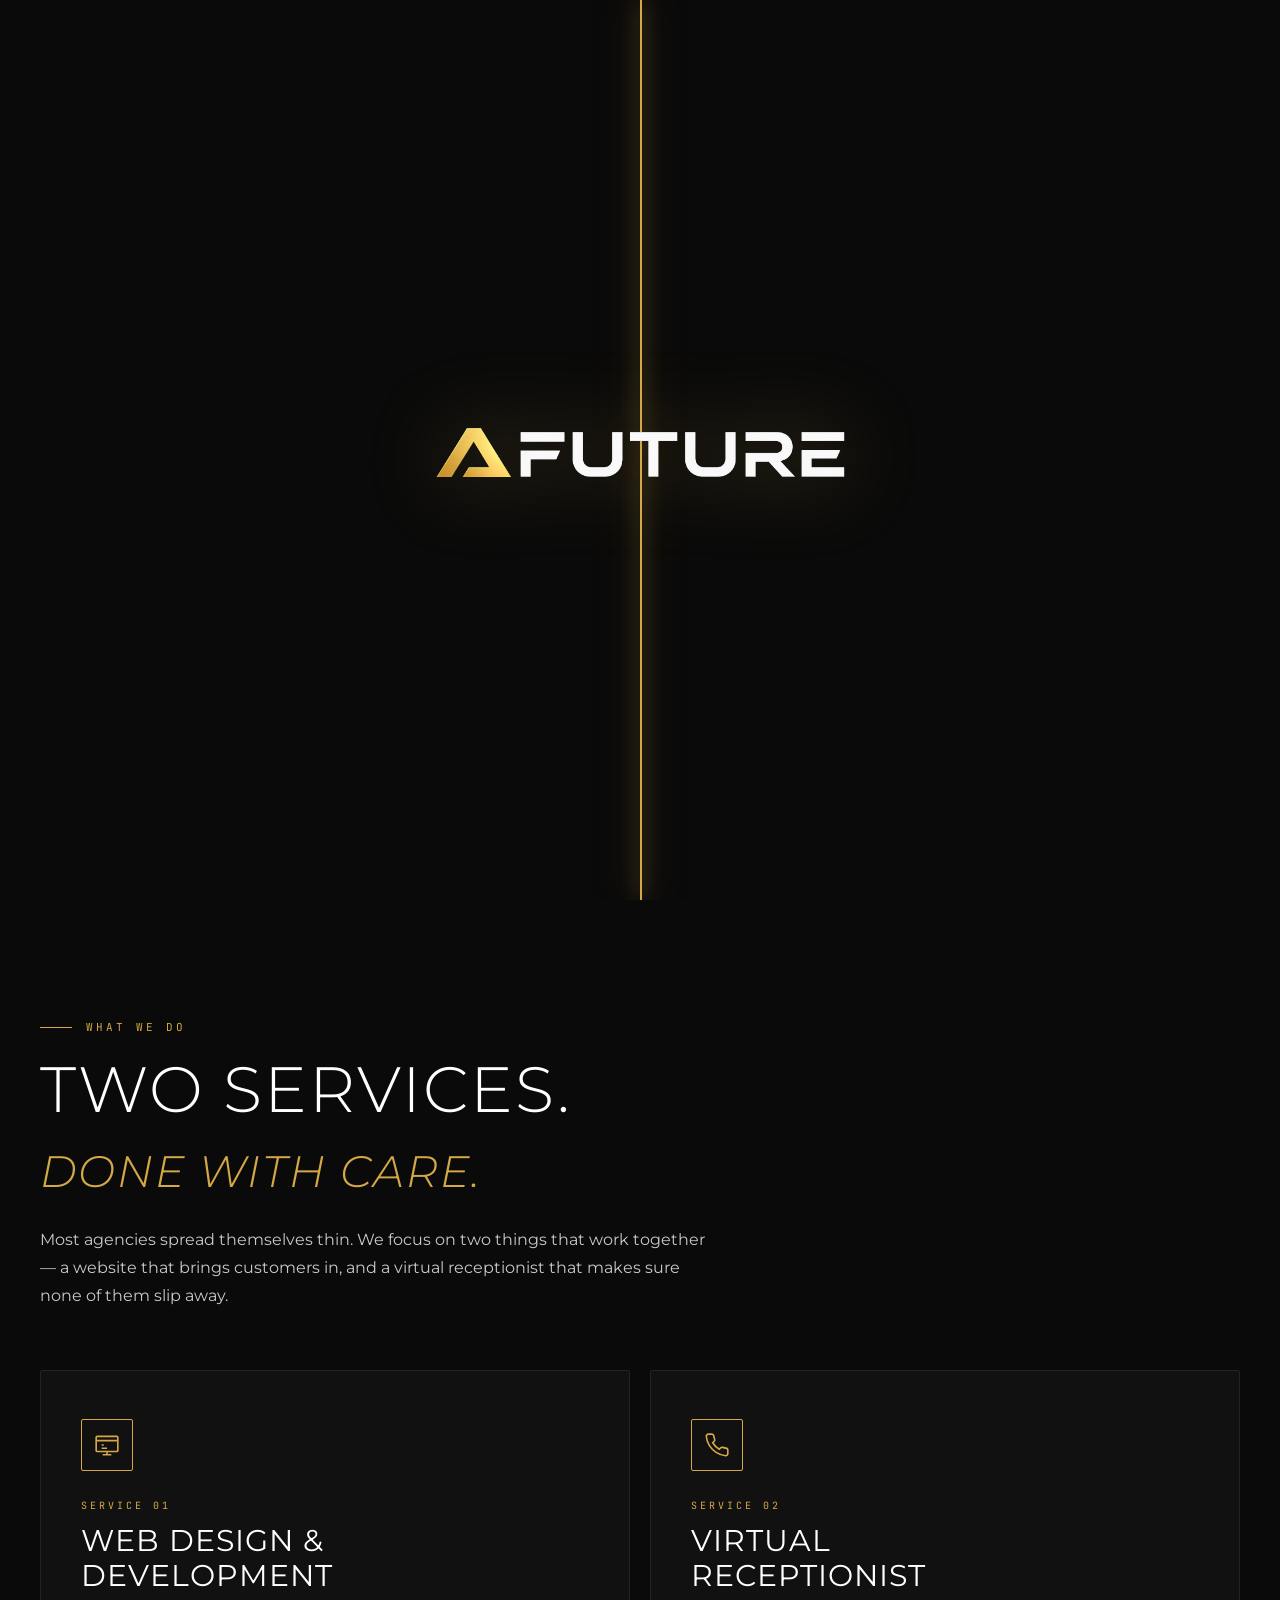
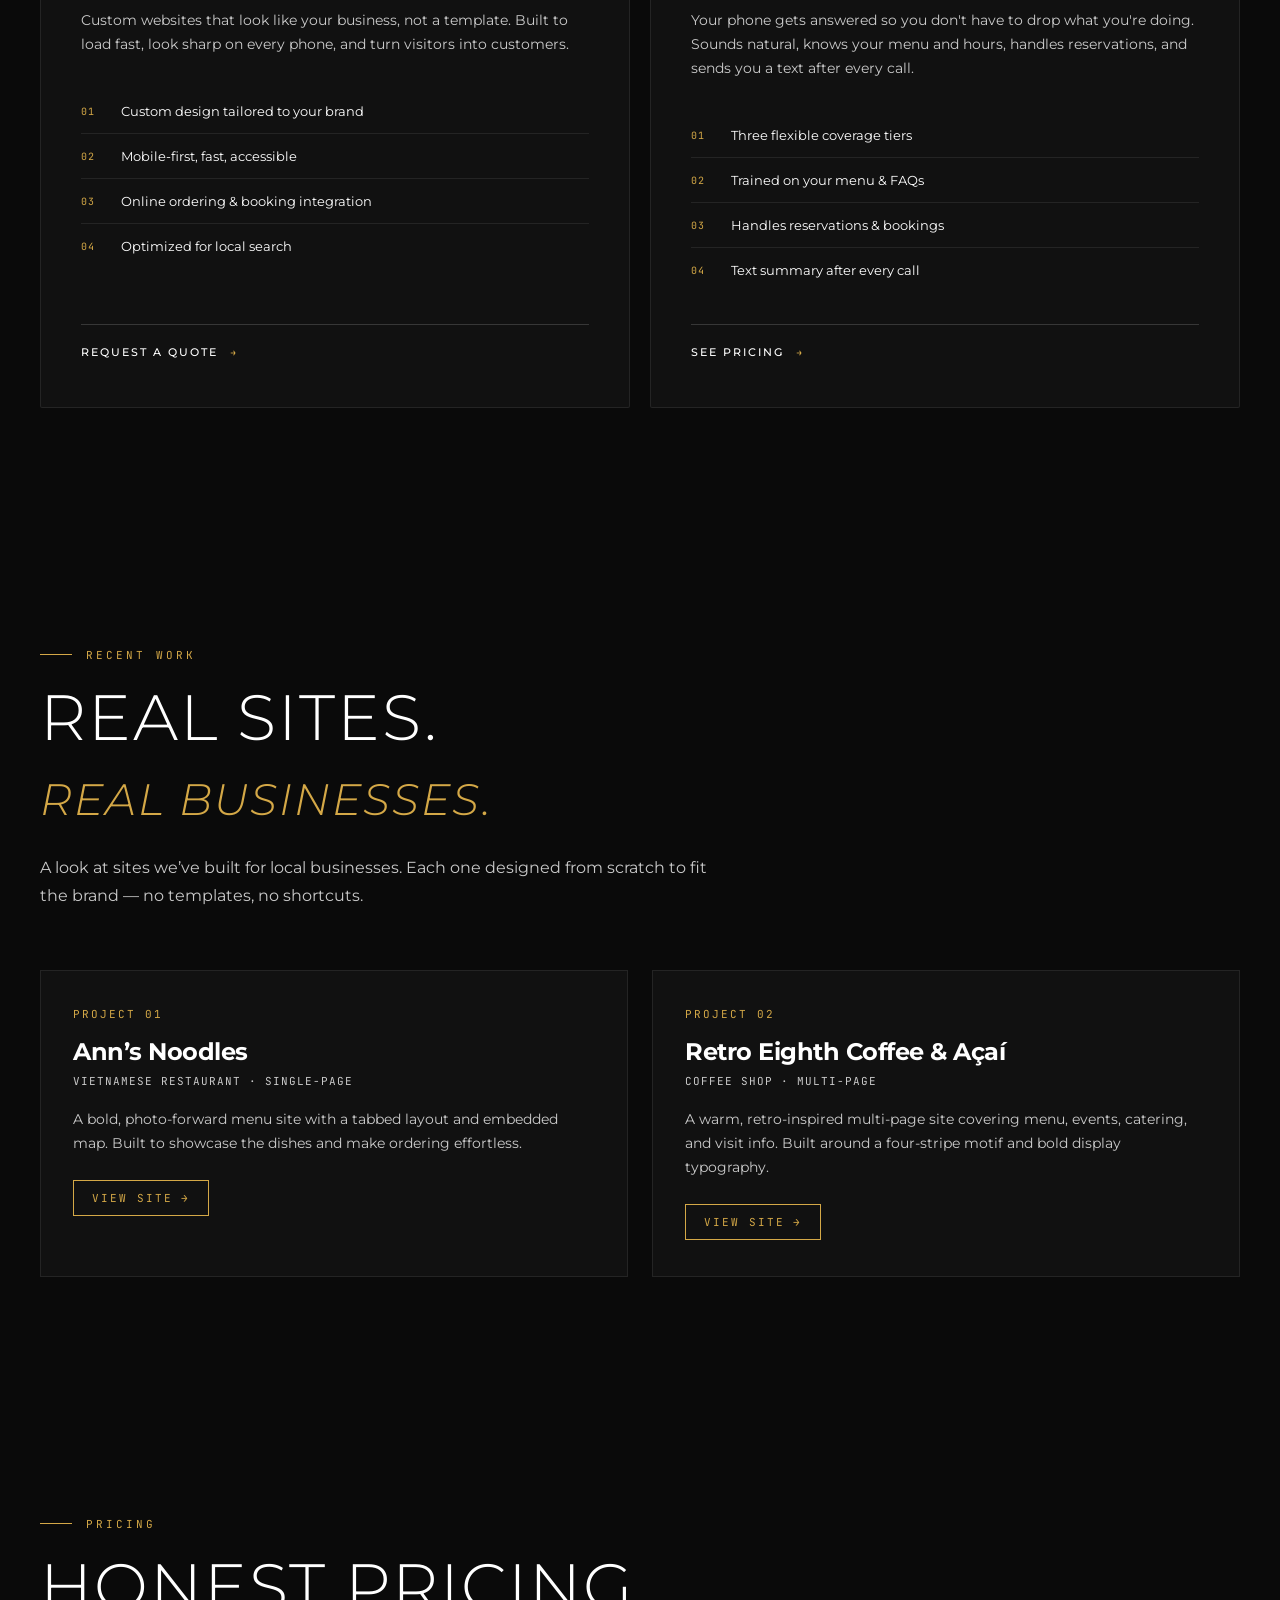
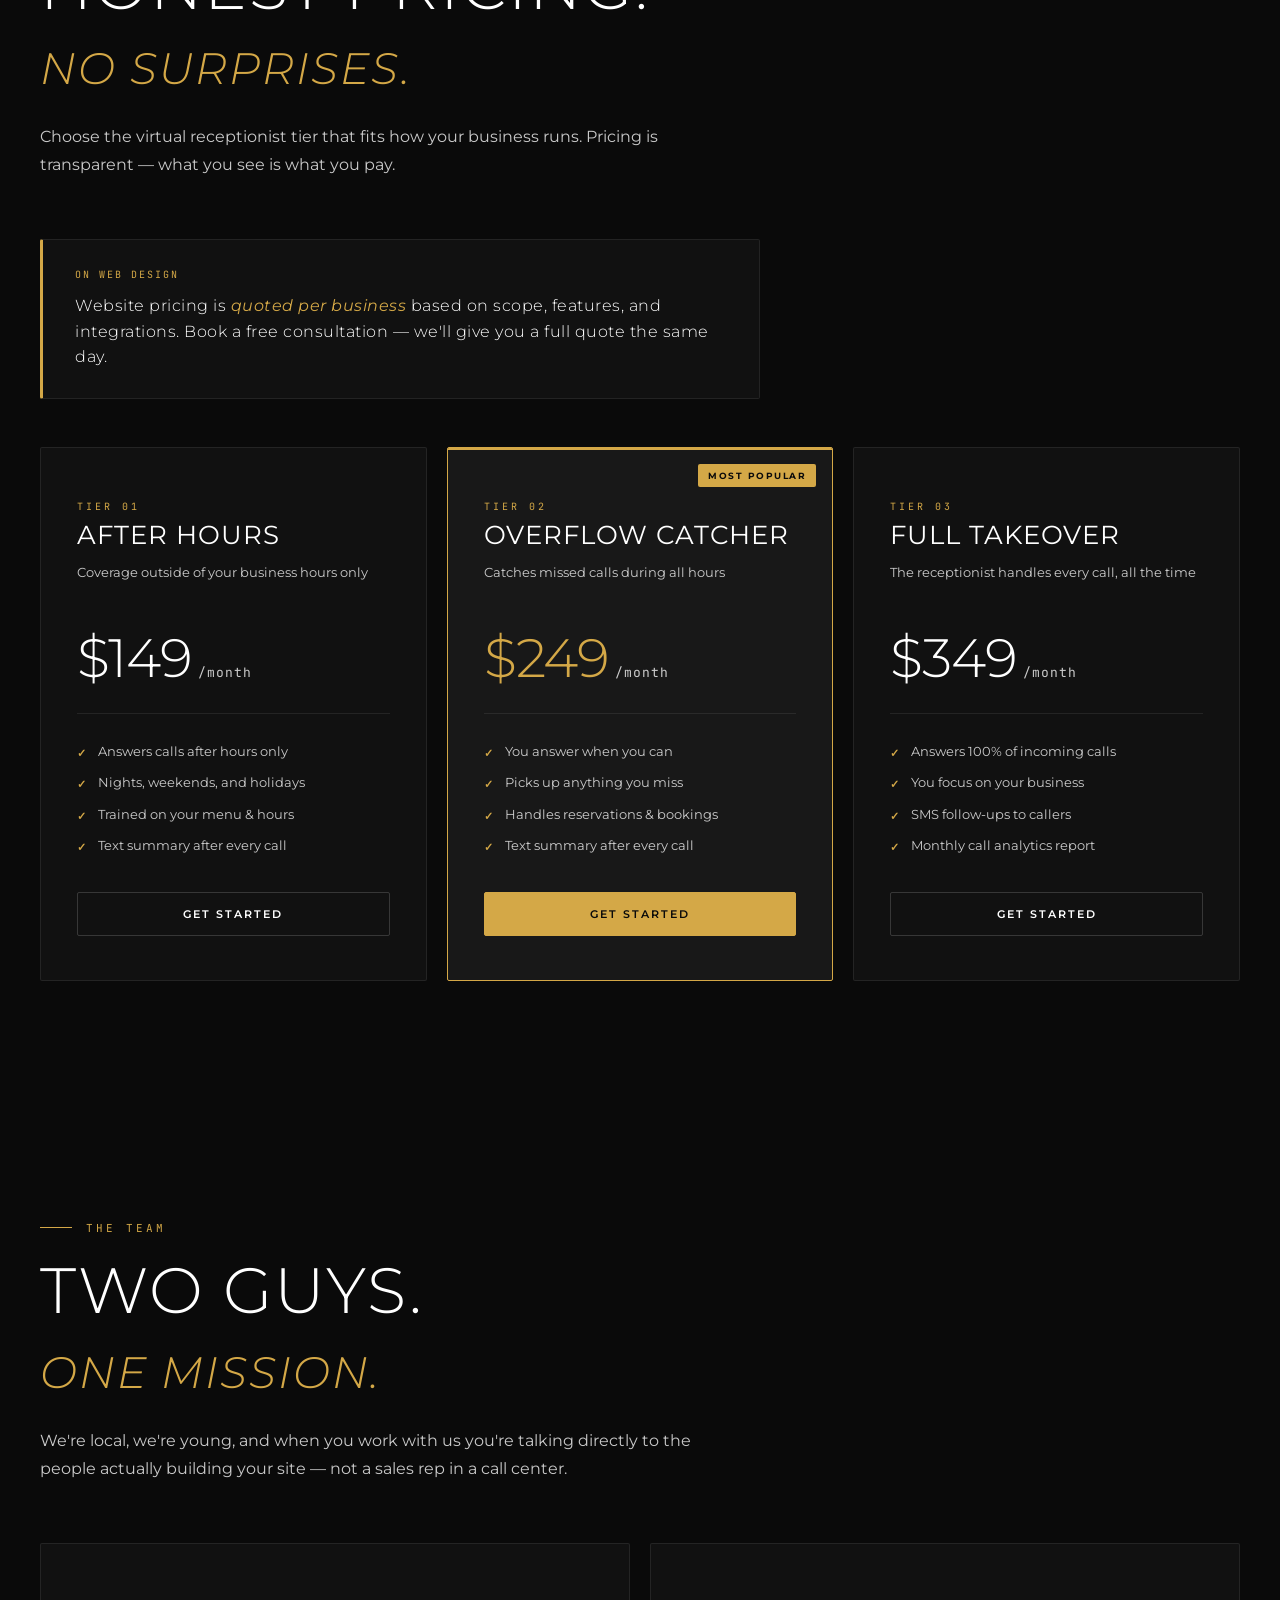
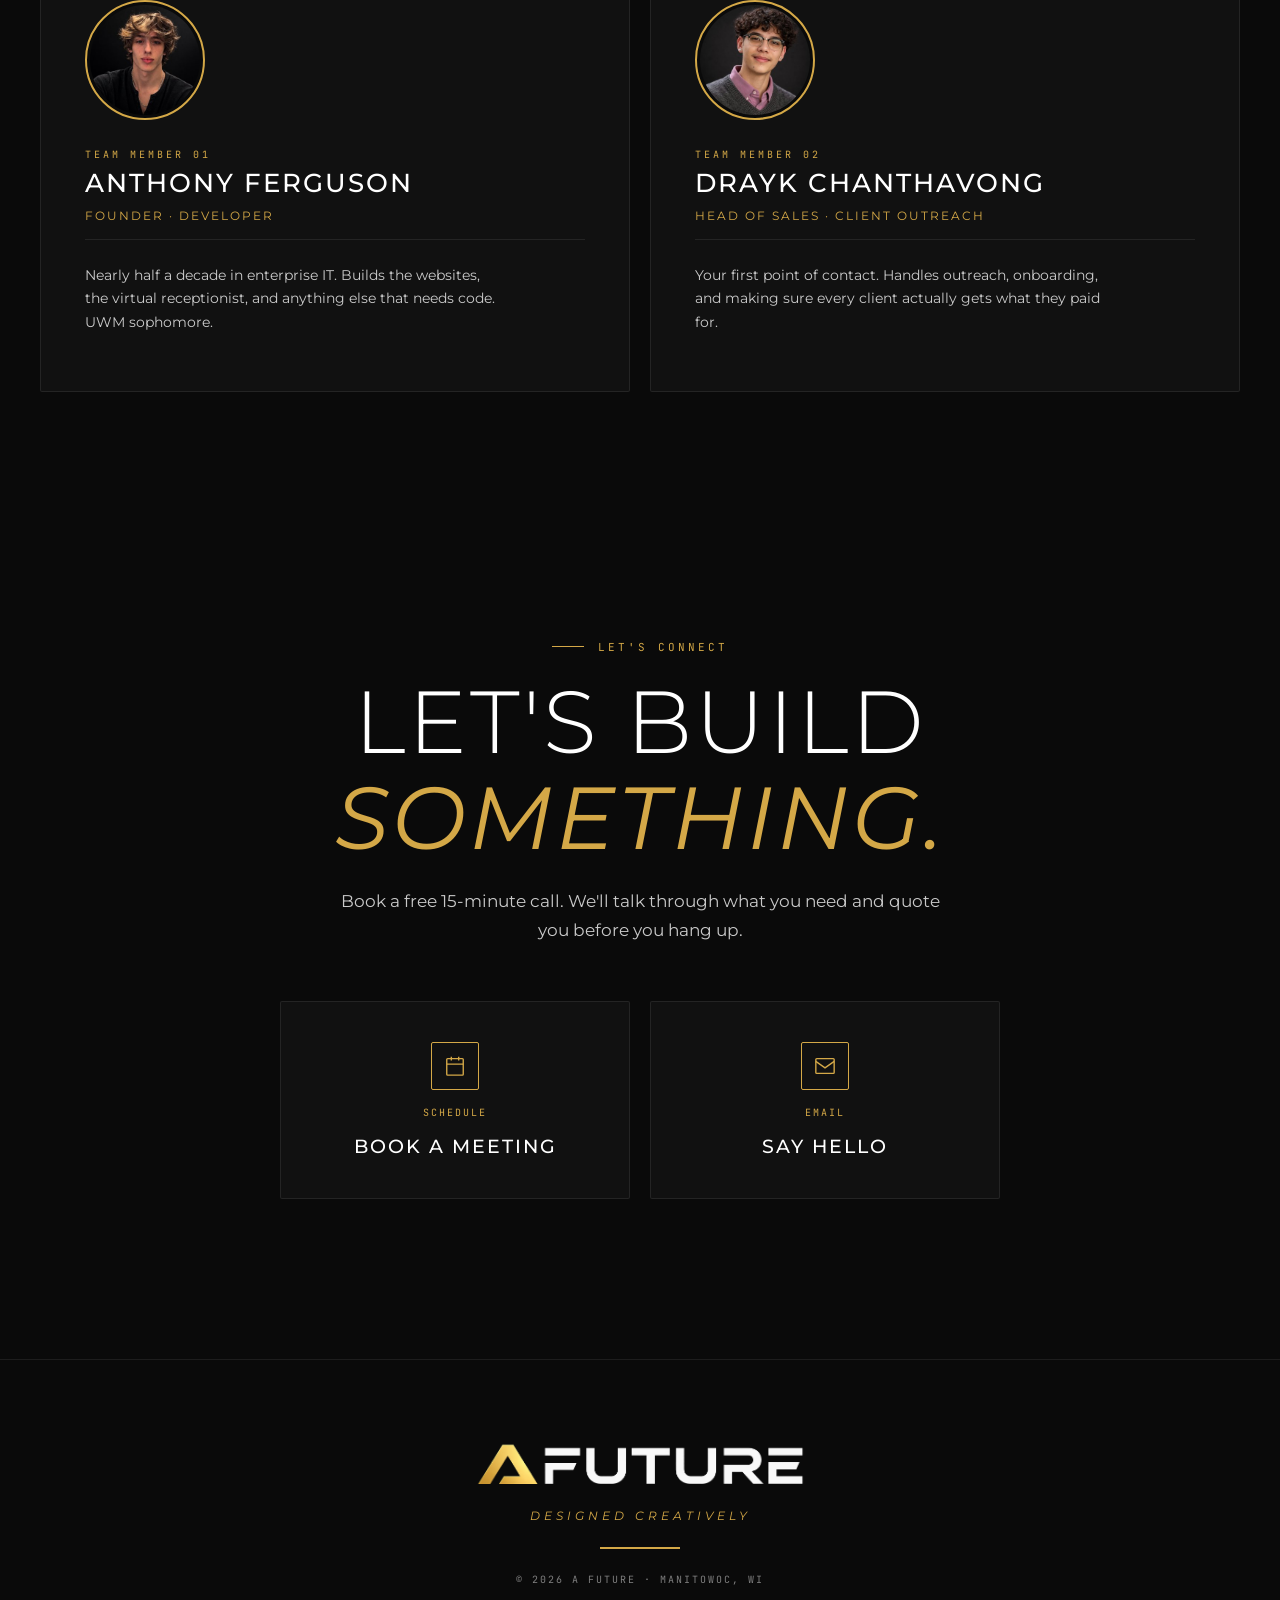
<file: index (1).html>
<!DOCTYPE html>
<html lang="en">
<head>
<meta charset="UTF-8">
<meta name="viewport" content="width=device-width, initial-scale=1.0, maximum-scale=5.0">
<title>A Future &mdash; Designed Creatively</title>
<meta name="description" content="Custom websites and 24/7 virtual receptionists for local businesses. Designed creatively.">
<meta property="og:title" content="A Future — Designed Creatively">
<meta property="og:description" content="Custom websites and 24/7 virtual receptionists for local businesses.">
<meta property="og:image" content="https://afuture.net/preview.png">
<meta property="og:url" content="https://afuture.net">
<meta property="og:type" content="website">
<meta name="theme-color" content="#0A0A0A">
<link rel="preconnect" href="https://fonts.googleapis.com">
<link rel="preconnect" href="https://fonts.gstatic.com" crossorigin>
<link href="https://fonts.googleapis.com/css2?family=Montserrat:wght@200;300;400;500;600;700;800&family=Inter:wght@300;400;500&family=JetBrains+Mono:wght@300;400;500&display=swap" rel="stylesheet">
<style>
:root {
  --black: #0A0A0A;
  --black-2: #111111;
  --black-3: #181818;
  --gold: #D4A847;
  --gold-bright: #E8BC5C;
  --gold-dim: rgba(212, 168, 71, 0.65);
  --gold-faint: rgba(212, 168, 71, 0.22);
  --gold-ghost: rgba(212, 168, 71, 0.06);
  --white: #FFFFFF;
  --text-dim: rgba(255, 255, 255, 0.78);
  --text-faint: rgba(255, 255, 255, 0.48);
  --border: rgba(255, 255, 255, 0.08);
  --border-2: rgba(255, 255, 255, 0.16);
}

* { margin: 0; padding: 0; box-sizing: border-box; }
html { scroll-behavior: smooth; background: var(--black); }
body {
  font-family: 'Montserrat', -apple-system, sans-serif;
  font-weight: 400;
  color: var(--white);
  background: var(--black);
  overflow-x: hidden;
  -webkit-font-smoothing: antialiased;
  min-height: 100vh;
  position: relative;
}
::selection { background: var(--gold); color: var(--black); }

/* BACKGROUND */
.bg {
  position: fixed;
  inset: 0;
  z-index: 0;
  pointer-events: none;
  overflow: hidden;
}
.bg-orb {
  position: absolute;
  border-radius: 50%;
  filter: blur(120px);
  opacity: 0;
  transition: opacity 2s ease;
  will-change: transform;
}
body.loaded .bg-orb { opacity: 0.5; }
.bg-orb-1 {
  width: 700px; height: 700px;
  background: radial-gradient(circle, rgba(212, 168, 71, 0.22), transparent 70%);
  top: -15%; right: -10%;
  animation: orb-drift-1 30s ease-in-out infinite alternate;
}
.bg-orb-2 {
  width: 550px; height: 550px;
  background: radial-gradient(circle, rgba(212, 168, 71, 0.15), transparent 70%);
  bottom: 5%; left: -10%;
  animation: orb-drift-2 34s ease-in-out infinite alternate;
}
.bg-orb-3 {
  width: 400px; height: 400px;
  background: radial-gradient(circle, rgba(212, 168, 71, 0.1), transparent 70%);
  top: 40%; left: 50%;
  animation: orb-drift-3 38s ease-in-out infinite alternate;
}
@keyframes orb-drift-1 { from { transform: translate(0,0); } to { transform: translate(-100px, 120px); } }
@keyframes orb-drift-2 { from { transform: translate(0,0); } to { transform: translate(120px, -80px); } }
@keyframes orb-drift-3 { from { transform: translate(0,0); } to { transform: translate(80px, 100px); } }

.bg-grid {
  position: absolute;
  inset: 0;
  background-image:
    linear-gradient(rgba(255,255,255,0.025) 1px, transparent 1px),
    linear-gradient(90deg, rgba(255,255,255,0.025) 1px, transparent 1px);
  background-size: 80px 80px;
  mask-image: radial-gradient(ellipse at center, black 20%, transparent 75%);
  -webkit-mask-image: radial-gradient(ellipse at center, black 20%, transparent 75%);
  opacity: 0;
  transition: opacity 2s ease 0.8s;
}
body.loaded .bg-grid { opacity: 1; }

.bg-grain {
  position: absolute;
  inset: 0;
  opacity: 0.04;
  mix-blend-mode: overlay;
  background-image: url("data:image/svg+xml,%3Csvg viewBox='0 0 200 200' xmlns='http://www.w3.org/2000/svg'%3E%3Cfilter id='n'%3E%3CfeTurbulence type='fractalNoise' baseFrequency='0.9' numOctaves='2' stitchTiles='stitch'/%3E%3C/filter%3E%3Crect width='100%25' height='100%25' filter='url(%23n)'/%3E%3C/svg%3E");
}

.content { position: relative; z-index: 10; }

/* ============================================= */
/* INTRO — logo reveal */
/* ============================================= */
.intro {
  position: fixed;
  inset: 0;
  z-index: 1000;
  background: var(--black);
  display: flex;
  align-items: center;
  justify-content: center;
  flex-direction: column;
  transition: opacity 1s ease, visibility 1s;
  overflow: hidden;
}
.intro.done { opacity: 0; visibility: hidden; pointer-events: none; }

/* gold sweep bars */
.intro-sweep-1, .intro-sweep-2 {
  position: absolute;
  left: 50%;
  width: 2px;
  background: var(--gold);
  box-shadow: 0 0 20px var(--gold), 0 0 40px var(--gold-dim);
}
.intro-sweep-1 {
  top: 0;
  height: 0;
  animation: sweep-down 0.5s cubic-bezier(0.65, 0, 0.35, 1) 0.1s forwards;
}
.intro-sweep-2 {
  bottom: 0;
  height: 0;
  animation: sweep-up 0.5s cubic-bezier(0.65, 0, 0.35, 1) 0.1s forwards;
}
@keyframes sweep-down { to { height: 50%; } }
@keyframes sweep-up { to { height: 50%; } }

.intro-logo {
  opacity: 0;
  transform: scale(0.7);
  animation: logo-in 0.9s cubic-bezier(0.34, 1.4, 0.5, 1) 0.7s forwards;
  width: 420px;
  max-width: 70vw;
  filter: drop-shadow(0 0 40px rgba(212, 168, 71, 0.35));
}
.intro-logo img {
  width: 100%;
  height: auto;
  display: block;
}
@keyframes logo-in { to { opacity: 1; transform: scale(1); } }

.intro-tagline-wrap {
  margin-top: 32px;
  position: relative;
  opacity: 0;
  animation: tagline-in 0.7s ease 1.6s forwards;
  display: flex;
  align-items: center;
  gap: 20px;
}
.intro-tagline-line {
  width: 0;
  height: 1px;
  background: var(--gold);
  animation: line-grow 0.6s cubic-bezier(0.65, 0, 0.35, 1) 1.7s forwards;
}
.intro-tagline {
  font-family: 'Montserrat', sans-serif;
  font-size: 13px;
  letter-spacing: 6px;
  text-transform: uppercase;
  color: var(--gold);
  font-weight: 400;
  white-space: nowrap;
}
@keyframes tagline-in { to { opacity: 1; } }
@keyframes line-grow { to { width: 60px; } }

/* ============================================= */
/* LOGO COMPONENT (used in nav, footer, hero) */
/* ============================================= */
.brand-logo {
  display: inline-flex;
  align-items: center;
  gap: 12px;
  text-decoration: none;
}
.brand-logo-a {
  height: 34px;
  width: auto;
  display: block;
}
.brand-logo-full {
  height: 36px;
  width: auto;
  display: block;
}
.brand-logo-text {
  font-family: 'Montserrat', sans-serif;
  font-weight: 300;
  font-size: 26px;
  letter-spacing: 4px;
  color: var(--white);
  text-transform: uppercase;
  line-height: 1;
}

/* ============================================= */
/* NAVBAR */
/* ============================================= */
.nav {
  position: fixed;
  top: 0;
  left: 0;
  right: 0;
  z-index: 100;
  padding: 18px 40px;
  display: flex;
  align-items: center;
  justify-content: space-between;
  background: rgba(10, 10, 10, 0.75);
  backdrop-filter: blur(20px);
  -webkit-backdrop-filter: blur(20px);
  border-bottom: 1px solid transparent;
  transform: translateY(-100%);
  transition: transform 0.8s cubic-bezier(0.2, 0.9, 0.3, 1.1), border-color 0.3s, background 0.3s;
}
.nav.show { transform: translateY(0); }
.nav.scrolled {
  border-color: var(--border);
  background: rgba(10, 10, 10, 0.95);
}
.nav .brand-logo-a { height: 28px; }
.nav .brand-logo-full { height: 28px; }
.nav .brand-logo-text { font-size: 22px; letter-spacing: 3px; }

.nav-links {
  display: flex;
  gap: 32px;
}
.nav-link {
  font-family: 'Montserrat', sans-serif;
  font-size: 11px;
  font-weight: 500;
  color: var(--text-dim);
  letter-spacing: 2px;
  text-transform: uppercase;
  text-decoration: none;
  transition: color 0.3s;
  position: relative;
}
.nav-link:hover { color: var(--gold); }
.nav-link::after {
  content: '';
  position: absolute;
  bottom: -5px;
  left: 0;
  width: 0;
  height: 1px;
  background: var(--gold);
  transition: width 0.3s;
}
.nav-link:hover::after { width: 100%; }
.nav-cta {
  background: var(--gold);
  color: var(--black);
  font-family: 'Montserrat', sans-serif;
  font-size: 11px;
  font-weight: 600;
  letter-spacing: 1.5px;
  text-transform: uppercase;
  text-decoration: none;
  padding: 12px 22px;
  border-radius: 2px;
  transition: all 0.3s;
  border: 1px solid var(--gold);
}
.nav-cta:hover { background: var(--gold-bright); border-color: var(--gold-bright); box-shadow: 0 0 25px rgba(212, 168, 71, 0.4); }

/* ============================================= */
/* HERO */
/* ============================================= */
.hero {
  position: relative;
  min-height: 100vh;
  display: flex;
  flex-direction: column;
  align-items: flex-start;
  justify-content: center;
  padding: 140px 40px 80px;
  max-width: 1400px;
  margin: 0 auto;
}
.hero-eyebrow {
  font-family: 'JetBrains Mono', monospace;
  font-size: 11px;
  color: var(--gold);
  letter-spacing: 3px;
  text-transform: uppercase;
  margin-bottom: 40px;
  display: flex;
  align-items: center;
  gap: 14px;
  opacity: 0;
  transform: translateY(20px);
  transition: all 0.9s ease 0.2s;
}
.hero.visible .hero-eyebrow { opacity: 1; transform: translateY(0); }
.hero-eyebrow::before {
  content: '';
  width: 32px;
  height: 1px;
  background: var(--gold);
}

.hero-logo-display {
  opacity: 0;
  transform: translateY(30px);
  transition: all 1s ease 0.4s;
  margin-bottom: 36px;
  max-width: 100%;
}
.hero.visible .hero-logo-display { opacity: 1; transform: translateY(0); }
.hero-logo-display img {
  width: 100%;
  max-width: 720px;
  height: auto;
  display: block;
}

.hero-tagline {
  font-family: 'Montserrat', sans-serif;
  font-style: italic;
  font-size: clamp(22px, 4vw, 40px);
  font-weight: 300;
  color: var(--gold);
  letter-spacing: 3px;
  text-transform: uppercase;
  margin-bottom: 36px;
  opacity: 0;
  transform: translateY(20px);
  transition: all 1s ease 0.7s;
  display: flex;
  align-items: center;
  gap: 20px;
}
.hero.visible .hero-tagline { opacity: 1; transform: translateY(0); }
.hero-tagline::before {
  content: '';
  flex-shrink: 0;
  width: 60px;
  height: 1px;
  background: var(--gold);
}

.hero-sub {
  font-size: 17px;
  color: var(--text-dim);
  max-width: 620px;
  line-height: 1.7;
  margin-bottom: 48px;
  opacity: 0;
  transform: translateY(20px);
  transition: all 1s ease 0.9s;
  font-weight: 400;
}
.hero.visible .hero-sub { opacity: 1; transform: translateY(0); }

.hero-actions {
  display: flex;
  gap: 16px;
  flex-wrap: wrap;
  margin-bottom: 64px;
  opacity: 0;
  transform: translateY(20px);
  transition: all 1s ease 1.1s;
}
.hero.visible .hero-actions { opacity: 1; transform: translateY(0); }

.btn-primary {
  background: var(--gold);
  color: var(--black);
  font-family: 'Montserrat', sans-serif;
  font-size: 12px;
  font-weight: 600;
  letter-spacing: 2px;
  text-transform: uppercase;
  text-decoration: none;
  padding: 18px 32px;
  border-radius: 2px;
  transition: all 0.3s;
  display: inline-flex;
  align-items: center;
  gap: 12px;
  border: 1px solid var(--gold);
}
.btn-primary:hover {
  background: var(--gold-bright);
  border-color: var(--gold-bright);
  box-shadow: 0 0 30px rgba(212, 168, 71, 0.4);
  transform: translateY(-2px);
}

.btn-secondary {
  background: transparent;
  color: var(--white);
  font-family: 'Montserrat', sans-serif;
  font-size: 12px;
  font-weight: 500;
  letter-spacing: 2px;
  text-transform: uppercase;
  text-decoration: none;
  padding: 18px 32px;
  border-radius: 2px;
  transition: all 0.3s;
  display: inline-flex;
  align-items: center;
  gap: 12px;
  border: 1px solid var(--border-2);
}
.btn-secondary:hover {
  border-color: var(--gold);
  color: var(--gold);
  background: var(--gold-ghost);
}

.hero-meta {
  display: grid;
  grid-template-columns: repeat(4, 1fr);
  gap: 0;
  padding: 28px 0;
  border-top: 1px solid var(--border);
  border-bottom: 1px solid var(--border);
  opacity: 0;
  transform: translateY(20px);
  transition: all 1s ease 1.3s;
  max-width: 720px;
  width: 100%;
}
.hero.visible .hero-meta { opacity: 1; transform: translateY(0); }
.hero-meta-item { text-align: center; padding: 0 16px; position: relative; }
.hero-meta-item:not(:last-child)::after {
  content: '';
  position: absolute;
  right: 0;
  top: 50%;
  transform: translateY(-50%);
  width: 1px;
  height: 28px;
  background: var(--border-2);
}
.hero-meta-num {
  font-family: 'Montserrat', sans-serif;
  font-size: 26px;
  font-weight: 700;
  color: var(--gold);
  line-height: 1;
  margin-bottom: 6px;
  letter-spacing: 1px;
}
.hero-meta-label {
  font-family: 'JetBrains Mono', monospace;
  font-size: 9px;
  color: var(--text-faint);
  letter-spacing: 2px;
  text-transform: uppercase;
}

/* ============================================= */
/* SECTIONS */
/* ============================================= */
.section {
  position: relative;
  padding: 120px 40px;
  max-width: 1400px;
  margin: 0 auto;
}
.section-eyebrow {
  font-family: 'JetBrains Mono', monospace;
  font-size: 11px;
  color: var(--gold);
  letter-spacing: 3px;
  text-transform: uppercase;
  margin-bottom: 20px;
  display: flex;
  align-items: center;
  gap: 14px;
}
.section-eyebrow::before {
  content: '';
  width: 32px;
  height: 1px;
  background: var(--gold);
}
.section-title {
  font-family: 'Montserrat', sans-serif;
  font-size: clamp(36px, 6vw, 64px);
  font-weight: 300;
  color: var(--white);
  line-height: 1.1;
  letter-spacing: 2px;
  text-transform: uppercase;
  margin-bottom: 20px;
  max-width: 900px;
}
.section-title-sub {
  font-family: 'Montserrat', sans-serif;
  font-weight: 300;
  font-size: clamp(24px, 4vw, 44px);
  color: var(--gold);
  font-style: italic;
  letter-spacing: 2px;
  text-transform: uppercase;
  margin-bottom: 28px;
}
.section-desc {
  font-size: 16px;
  color: var(--text-dim);
  line-height: 1.75;
  max-width: 680px;
  margin-bottom: 60px;
}

.reveal {
  opacity: 0;
  transform: translateY(30px);
  transition: opacity 0.9s ease, transform 0.9s cubic-bezier(0.2, 0.9, 0.3, 1.1);
}
.reveal.visible { opacity: 1; transform: translateY(0); }
.reveal-delay-1 { transition-delay: 0.1s; }
.reveal-delay-2 { transition-delay: 0.2s; }
.reveal-delay-3 { transition-delay: 0.3s; }
.reveal-delay-4 { transition-delay: 0.4s; }

/* ============================================= */
/* SERVICES */
/* ============================================= */
.services-grid {
  display: grid;
  grid-template-columns: 1fr 1fr;
  gap: 20px;
  margin-top: 40px;
}
.service-card {
  padding: 48px 40px;
  background: var(--black-2);
  border: 1px solid var(--border);
  border-radius: 2px;
  transition: all 0.4s;
  min-height: 480px;
  display: flex;
  flex-direction: column;
  position: relative;
  overflow: hidden;
}
.service-card::before {
  content: '';
  position: absolute;
  top: 0;
  left: 0;
  width: 0;
  height: 2px;
  background: var(--gold);
  transition: width 0.6s cubic-bezier(0.2, 0.9, 0.3, 1.05);
}
.service-card:hover {
  border-color: var(--gold-faint);
  background: var(--black-3);
  transform: translateY(-4px);
}
.service-card:hover::before { width: 100%; }

.service-icon {
  width: 52px;
  height: 52px;
  border: 1px solid var(--gold);
  display: flex;
  align-items: center;
  justify-content: center;
  color: var(--gold);
  margin-bottom: 28px;
  border-radius: 2px;
}
.service-number {
  font-family: 'JetBrains Mono', monospace;
  font-size: 10px;
  color: var(--gold);
  letter-spacing: 3px;
  text-transform: uppercase;
  margin-bottom: 12px;
}
.service-name {
  font-family: 'Montserrat', sans-serif;
  font-size: 30px;
  font-weight: 400;
  color: var(--white);
  margin-bottom: 16px;
  line-height: 1.15;
  letter-spacing: 1px;
  text-transform: uppercase;
}
.service-desc {
  font-size: 14px;
  color: var(--text-dim);
  line-height: 1.7;
  margin-bottom: 32px;
}
.service-features {
  display: flex;
  flex-direction: column;
  gap: 0;
  margin-bottom: 32px;
  flex: 1;
}
.service-feature {
  font-size: 13px;
  color: var(--white);
  display: flex;
  gap: 16px;
  align-items: flex-start;
  padding: 14px 0;
  border-bottom: 1px solid var(--border);
}
.service-feature:last-child { border-bottom: none; }
.service-feature-num {
  font-family: 'JetBrains Mono', monospace;
  font-size: 10px;
  color: var(--gold);
  min-width: 24px;
  padding-top: 2px;
  letter-spacing: 1px;
}
.service-cta {
  font-family: 'Montserrat', sans-serif;
  font-size: 11px;
  color: var(--white);
  letter-spacing: 2px;
  text-transform: uppercase;
  font-weight: 500;
  display: flex;
  align-items: center;
  gap: 12px;
  text-decoration: none;
  padding-top: 20px;
  border-top: 1px solid var(--border-2);
  transition: color 0.3s;
}
.service-card:hover .service-cta { color: var(--gold); }
.service-cta-arrow {
  display: inline-block;
  transition: transform 0.3s;
  color: var(--gold);
}
.service-card:hover .service-cta-arrow { transform: translateX(8px); }

/* ============================================= */
/* PRICING */
/* ============================================= */
.pricing-note {
  padding: 28px 32px;
  background: var(--black-2);
  border: 1px solid var(--border);
  border-left: 3px solid var(--gold);
  border-radius: 2px;
  margin-bottom: 48px;
  max-width: 720px;
}
.pricing-note-label {
  font-family: 'JetBrains Mono', monospace;
  font-size: 10px;
  color: var(--gold);
  letter-spacing: 2px;
  text-transform: uppercase;
  margin-bottom: 12px;
}
.pricing-note-text {
  font-family: 'Montserrat', sans-serif;
  font-size: 16px;
  color: var(--white);
  line-height: 1.6;
  font-weight: 300;
  letter-spacing: 0.5px;
}
.pricing-note-text .gold { color: var(--gold); font-weight: 400; font-style: italic; }

.tier-grid {
  display: grid;
  grid-template-columns: repeat(3, 1fr);
  gap: 20px;
}
.tier-card {
  padding: 52px 36px 44px;
  background: var(--black-2);
  border: 1px solid var(--border);
  border-radius: 2px;
  display: flex;
  flex-direction: column;
  position: relative;
  transition: all 0.5s;
  overflow: hidden;
}
.tier-card::before {
  content: '';
  position: absolute;
  top: 0;
  left: 0;
  width: 100%;
  height: 2px;
  background: var(--gold);
  transform: scaleX(0);
  transform-origin: left;
  transition: transform 0.5s cubic-bezier(0.2, 0.9, 0.3, 1.05);
}
.tier-card:hover {
  transform: translateY(-6px);
  background: var(--black-3);
  border-color: var(--gold-faint);
}
.tier-card:hover::before { transform: scaleX(1); }
.tier-card.featured {
  background: var(--black-3);
  border-color: var(--gold);
}
.tier-card.featured::before { transform: scaleX(1); }

.tier-badge {
  position: absolute;
  top: 16px;
  right: 16px;
  background: var(--gold);
  color: var(--black);
  font-family: 'Montserrat', sans-serif;
  font-size: 9px;
  font-weight: 700;
  padding: 6px 10px;
  letter-spacing: 1.5px;
  text-transform: uppercase;
  border-radius: 2px;
}
.tier-number {
  font-family: 'JetBrains Mono', monospace;
  font-size: 10px;
  color: var(--gold);
  letter-spacing: 3px;
  text-transform: uppercase;
  margin-bottom: 8px;
}
.tier-name {
  font-family: 'Montserrat', sans-serif;
  font-size: 26px;
  font-weight: 400;
  color: var(--white);
  margin-bottom: 12px;
  line-height: 1.15;
  letter-spacing: 1px;
  text-transform: uppercase;
}
.tier-tagline {
  font-size: 13px;
  color: var(--text-dim);
  margin-bottom: 28px;
  line-height: 1.5;
  min-height: 40px;
}
.tier-price {
  display: flex;
  align-items: baseline;
  gap: 6px;
  margin-bottom: 28px;
  padding-bottom: 28px;
  border-bottom: 1px solid var(--border);
}
.tier-price-amt {
  font-family: 'Montserrat', sans-serif;
  font-size: 54px;
  font-weight: 300;
  color: var(--white);
  line-height: 1;
  letter-spacing: -0.02em;
}
.tier-card.featured .tier-price-amt { color: var(--gold); }
.tier-price-suffix {
  font-size: 13px;
  color: var(--text-dim);
  font-family: 'JetBrains Mono', monospace;
  letter-spacing: 1px;
}
.tier-features {
  display: flex;
  flex-direction: column;
  gap: 12px;
  margin-bottom: 36px;
  flex: 1;
}
.tier-feature {
  font-size: 13px;
  color: var(--text-dim);
  display: flex;
  gap: 12px;
  line-height: 1.5;
}
.tier-feature-check {
  color: var(--gold);
  flex-shrink: 0;
  font-size: 11px;
  margin-top: 3px;
  font-weight: 600;
}
.tier-cta {
  padding: 14px 20px;
  border: 1px solid var(--border-2);
  border-radius: 2px;
  text-align: center;
  font-family: 'Montserrat', sans-serif;
  font-size: 11px;
  font-weight: 600;
  letter-spacing: 2px;
  text-transform: uppercase;
  text-decoration: none;
  transition: all 0.3s;
  color: var(--white);
  background: transparent;
}
.tier-card:hover .tier-cta {
  background: var(--gold);
  color: var(--black);
  border-color: var(--gold);
}
.tier-card.featured .tier-cta {
  background: var(--gold);
  color: var(--black);
  border-color: var(--gold);
}
.tier-card.featured:hover .tier-cta {
  background: var(--gold-bright);
  box-shadow: 0 0 20px rgba(212, 168, 71, 0.3);
}

/* ============================================= */
/* WORK */
/* ============================================= */
.work-grid {
  display: grid;
  grid-template-columns: 1fr 1fr;
  gap: 24px;
  margin-top: 40px;
}
.work-card {
  position: relative;
  background: var(--black-2);
  border: 1px solid var(--border);
  padding: 36px 32px;
  transition: transform 0.4s ease, border-color 0.4s ease;
  overflow: hidden;
}
.work-card::before {
  content: '';
  position: absolute;
  top: 0;
  left: 0;
  width: 0;
  height: 2px;
  background: var(--gold);
  transition: width 0.5s ease;
}
.work-card:hover {
  transform: translateY(-4px);
  border-color: var(--gold);
}
.work-card:hover::before {
  width: 100%;
}
.work-number {
  font-family: 'JetBrains Mono', monospace;
  font-size: 11px;
  letter-spacing: 2px;
  color: var(--gold);
  text-transform: uppercase;
  margin-bottom: 16px;
}
.work-name {
  font-size: 24px;
  font-weight: 700;
  color: var(--text);
  margin-bottom: 8px;
  letter-spacing: -0.5px;
}
.work-type {
  font-family: 'JetBrains Mono', monospace;
  font-size: 11px;
  letter-spacing: 1px;
  color: var(--text-dim);
  text-transform: uppercase;
  margin-bottom: 20px;
}
.work-desc {
  font-size: 14px;
  line-height: 1.7;
  color: var(--text-dim);
  margin-bottom: 24px;
}
.work-cta {
  display: inline-flex;
  align-items: center;
  gap: 8px;
  font-family: 'JetBrains Mono', monospace;
  font-size: 11px;
  letter-spacing: 2px;
  color: var(--gold);
  text-transform: uppercase;
  text-decoration: none;
  padding: 10px 18px;
  border: 1px solid var(--gold);
  transition: all 0.3s ease;
}
.work-cta:hover {
  background: var(--gold);
  color: var(--black);
}
.work-cta-arrow {
  transition: transform 0.3s ease;
}
.work-cta:hover .work-cta-arrow {
  transform: translateX(4px);
}

/* ============================================= */
/* TEAM */
/* ============================================= */
.team-grid {
  display: grid;
  grid-template-columns: 1fr 1fr;
  gap: 20px;
  margin-top: 40px;
}
.team-card {
  padding: 56px 44px;
  background: var(--black-2);
  border: 1px solid var(--border);
  border-radius: 2px;
  transition: all 0.4s;
  display: flex;
  flex-direction: column;
  align-items: flex-start;
  position: relative;
  overflow: hidden;
}
.team-card::before {
  content: '';
  position: absolute;
  top: 0;
  left: 0;
  width: 100%;
  height: 2px;
  background: var(--gold);
  transform: scaleX(0);
  transform-origin: left;
  transition: transform 0.6s cubic-bezier(0.2, 0.9, 0.3, 1.05);
}
.team-card:hover::before { transform: scaleX(1); }
.team-card:hover {
  background: var(--black-3);
  border-color: var(--gold-faint);
  transform: translateY(-4px);
}

.team-photo {
  width: 120px;
  height: 120px;
  border-radius: 50%;
  overflow: hidden;
  margin-bottom: 28px;
  border: 2px solid var(--gold);
  padding: 3px;
  background: var(--black);
}
.team-photo-inner {
  width: 100%;
  height: 100%;
  border-radius: 50%;
  overflow: hidden;
}
.team-photo img {
  width: 100%;
  height: 100%;
  object-fit: cover;
  object-position: center center;
}
.team-photo img.photo-drayk { object-position: center 25%; }

.team-number {
  font-family: 'JetBrains Mono', monospace;
  font-size: 10px;
  color: var(--gold);
  letter-spacing: 3px;
  text-transform: uppercase;
  margin-bottom: 8px;
}
.team-name {
  font-family: 'Montserrat', sans-serif;
  font-size: 26px;
  font-weight: 500;
  color: var(--white);
  line-height: 1.1;
  margin-bottom: 10px;
  letter-spacing: 2px;
  text-transform: uppercase;
}
.team-role {
  font-family: 'Montserrat', sans-serif;
  font-size: 12px;
  font-weight: 400;
  color: var(--gold);
  letter-spacing: 2px;
  text-transform: uppercase;
  margin-bottom: 24px;
  padding-bottom: 16px;
  border-bottom: 1px solid var(--border);
  width: 100%;
}
.team-bio {
  font-size: 14px;
  color: var(--text-dim);
  line-height: 1.7;
  max-width: 420px;
}

/* ============================================= */
/* CONTACT */
/* ============================================= */
.contact-section {
  padding: 120px 40px 100px;
  max-width: 1400px;
  margin: 0 auto;
  position: relative;
  text-align: center;
}
.contact-title {
  font-family: 'Montserrat', sans-serif;
  font-size: clamp(44px, 7vw, 88px);
  font-weight: 300;
  color: var(--white);
  line-height: 1.1;
  letter-spacing: 3px;
  text-transform: uppercase;
  margin-bottom: 20px;
}
.contact-title .gold {
  color: var(--gold);
  font-style: italic;
  font-weight: 400;
}
.contact-desc {
  font-size: 17px;
  color: var(--text-dim);
  line-height: 1.7;
  max-width: 620px;
  margin: 0 auto 56px;
}
.contact-grid {
  display: grid;
  grid-template-columns: 1fr 1fr;
  gap: 20px;
  max-width: 720px;
  margin: 0 auto;
}
.contact-link {
  padding: 40px 28px;
  background: var(--black-2);
  border: 1px solid var(--border);
  border-radius: 2px;
  text-decoration: none;
  color: var(--white);
  display: flex;
  flex-direction: column;
  align-items: center;
  gap: 16px;
  transition: all 0.4s;
  position: relative;
  overflow: hidden;
}
.contact-link::before {
  content: '';
  position: absolute;
  top: 0;
  left: 0;
  width: 100%;
  height: 2px;
  background: var(--gold);
  transform: scaleX(0);
  transform-origin: left;
  transition: transform 0.5s cubic-bezier(0.2, 0.9, 0.3, 1.05);
}
.contact-link:hover::before { transform: scaleX(1); }
.contact-link:hover {
  background: var(--black-3);
  border-color: var(--gold-faint);
  transform: translateY(-4px);
}

.contact-icon {
  width: 48px; height: 48px;
  border: 1px solid var(--gold);
  border-radius: 2px;
  display: flex;
  align-items: center;
  justify-content: center;
  color: var(--gold);
}
.contact-label {
  font-family: 'JetBrains Mono', monospace;
  font-size: 10px;
  color: var(--gold);
  letter-spacing: 2px;
  text-transform: uppercase;
}
.contact-value {
  font-family: 'Montserrat', sans-serif;
  font-size: 19px;
  color: var(--white);
  font-weight: 500;
  letter-spacing: 2px;
  text-transform: uppercase;
}

/* ============================================= */
/* FOOTER */
/* ============================================= */
.footer {
  text-align: center;
  padding: 80px 20px 40px;
  border-top: 1px solid var(--border);
  margin-top: 60px;
  position: relative;
}
.footer .brand-logo {
  justify-content: center;
  margin-bottom: 24px;
}
.footer .brand-logo-a { height: 42px; }
.footer .brand-logo-full { height: 44px; }
.footer .brand-logo-text { font-size: 30px; letter-spacing: 5px; }
.footer-tagline {
  font-family: 'Montserrat', sans-serif;
  font-style: italic;
  font-size: 12px;
  color: var(--gold);
  margin-bottom: 24px;
  letter-spacing: 4px;
  text-transform: uppercase;
  font-weight: 400;
}
.footer-gold-bar {
  width: 80px;
  height: 2px;
  background: var(--gold);
  margin: 0 auto 24px;
}
.footer-copy {
  font-family: 'JetBrains Mono', monospace;
  font-size: 10px;
  color: var(--text-faint);
  letter-spacing: 2px;
  text-transform: uppercase;
}

/* ============================================= */
/* RESPONSIVE */
/* ============================================= */
@media (max-width: 900px) {
  .tier-grid { grid-template-columns: 1fr; }
  .services-grid { grid-template-columns: 1fr; }
  .team-grid { grid-template-columns: 1fr; }
  .work-grid { grid-template-columns: 1fr; }
}
@media (max-width: 768px) {
  .nav { padding: 14px 20px; }
  .nav-links { display: none; }
  .nav .brand-logo-a { height: 22px; }
  .nav .brand-logo-full { height: 22px; }
  .nav .brand-logo-text { font-size: 16px; letter-spacing: 2px; }
  .nav-cta { padding: 10px 16px; font-size: 10px; }
  .intro-logo { width: 280px; }
  .hero { padding: 120px 20px 60px; }
  .section { padding: 80px 20px; }
  .contact-section { padding: 80px 20px; }
  .service-card { padding: 36px 28px; min-height: auto; }
  .service-name { font-size: 26px; }
  .team-card { padding: 40px 28px; }
  .team-name { font-size: 22px; letter-spacing: 1px; }
  .tier-card { padding: 40px 28px 32px; }
  .tier-name { font-size: 22px; }
  .tier-price-amt { font-size: 46px; }
  .contact-grid { grid-template-columns: 1fr; }
  .hero-actions { flex-direction: column; width: 100%; }
  .btn-primary, .btn-secondary { width: 100%; justify-content: center; padding: 16px 24px; }
  .hero-meta { grid-template-columns: repeat(2, 1fr); gap: 20px; }
  .hero-meta-item:nth-child(2)::after { display: none; }
  .footer .brand-logo-a { height: 32px; }
  .footer .brand-logo-full { height: 34px; }
  .footer .brand-logo-text { font-size: 22px; }
  .hero-tagline::before { width: 30px; }
  .service-features { gap: 0; }
}
</style>
</head>
<body>

<!-- Intro -->
<div class="intro" id="intro">
  <div class="intro-sweep-1"></div>
  <div class="intro-sweep-2"></div>
  <div class="intro-logo">
    <img src="[data-uri]" alt="A Future">
  </div>
</div>

<!-- Background -->
<div class="bg">
  <div class="bg-orb bg-orb-1"></div>
  <div class="bg-orb bg-orb-2"></div>
  <div class="bg-orb bg-orb-3"></div>
  <div class="bg-grid"></div>
  <div class="bg-grain"></div>
</div>

<div class="content">

<!-- Navbar -->
<nav class="nav" id="nav">
  <a href="#hero" class="brand-logo">
    <img class="brand-logo-full" src="[data-uri]" alt="A Future">
  </a>
  <div class="nav-links">
    <a href="#services" class="nav-link">Services</a>
    <a href="#work" class="nav-link">Work</a>
    <a href="#pricing" class="nav-link">Pricing</a>
    <a href="#team" class="nav-link">Team</a>
    <a href="#contact" class="nav-link">Contact</a>
  </div>
  <a href="https://calendly.com/ant5ferg/new-meeting" target="_blank" rel="noopener" class="nav-cta">Book a Call</a>
</nav>

<!-- Hero -->
<section class="hero" id="hero">
  <div class="hero-eyebrow">Manitowoc, Wisconsin</div>
  <div class="hero-logo-display">
    <img src="[data-uri]" alt="A Future">
  </div>
  <div class="hero-tagline"><em>Designed Creatively</em></div>
  <p class="hero-sub">Custom websites and virtual receptionists for local businesses in Manitowoc and Two Rivers. Hand-crafted, premium quality, priced fairly.</p>
  <div class="hero-actions">
    <a href="https://calendly.com/ant5ferg/new-meeting" target="_blank" rel="noopener" class="btn-primary">
      Book a Free Consultation
      <span>&rarr;</span>
    </a>
    <a href="#services" class="btn-secondary">See What We Do</a>
  </div>
  <div class="hero-meta">
    <div class="hero-meta-item">
      <div class="hero-meta-num">2</div>
      <div class="hero-meta-label">Founders</div>
    </div>
    <div class="hero-meta-item">
      <div class="hero-meta-num">Custom</div>
      <div class="hero-meta-label">Built to order</div>
    </div>
    <div class="hero-meta-item">
      <div class="hero-meta-num">24/7</div>
      <div class="hero-meta-label">Coverage</div>
    </div>
    <div class="hero-meta-item">
      <div class="hero-meta-num">Local</div>
      <div class="hero-meta-label">Manitowoc</div>
    </div>
  </div>
</section>

<!-- Services -->
<section class="section" id="services">
  <div class="section-eyebrow reveal">What We Do</div>
  <h2 class="section-title reveal">Two Services.</h2>
  <h3 class="section-title-sub reveal reveal-delay-1"><em>Done with Care.</em></h3>
  <p class="section-desc reveal reveal-delay-1">Most agencies spread themselves thin. We focus on two things that work together &mdash; a website that brings customers in, and a virtual receptionist that makes sure none of them slip away.</p>

  <div class="services-grid">
    <div class="service-card reveal reveal-delay-2">
      <div class="service-icon">
        <svg width="26" height="26" viewBox="0 0 24 24" fill="none" stroke="currentColor" stroke-width="1.5"><rect x="2" y="4" width="20" height="14" rx="1"/><path d="M2 8h20M7 12h2M7 15h5"/><path d="M8 21h8"/><path d="M12 18v3"/></svg>
      </div>
      <div class="service-number">Service 01</div>
      <div class="service-name">Web Design &amp;<br>Development</div>
      <p class="service-desc">Custom websites that look like your business, not a template. Built to load fast, look sharp on every phone, and turn visitors into customers.</p>
      <div class="service-features">
        <div class="service-feature"><span class="service-feature-num">01</span><span>Custom design tailored to your brand</span></div>
        <div class="service-feature"><span class="service-feature-num">02</span><span>Mobile-first, fast, accessible</span></div>
        <div class="service-feature"><span class="service-feature-num">03</span><span>Online ordering &amp; booking integration</span></div>
        <div class="service-feature"><span class="service-feature-num">04</span><span>Optimized for local search</span></div>
      </div>
      <a href="#contact" class="service-cta">Request a Quote <span class="service-cta-arrow">&rarr;</span></a>
    </div>

    <div class="service-card reveal reveal-delay-3">
      <div class="service-icon">
        <svg width="26" height="26" viewBox="0 0 24 24" fill="none" stroke="currentColor" stroke-width="1.5"><path d="M22 16.92v3a2 2 0 0 1-2.18 2 19.79 19.79 0 0 1-8.63-3.07 19.5 19.5 0 0 1-6-6 19.79 19.79 0 0 1-3.07-8.67A2 2 0 0 1 4.11 2h3a2 2 0 0 1 2 1.72c.127.96.361 1.903.7 2.81a2 2 0 0 1-.45 2.11L8.09 9.91a16 16 0 0 0 6 6l1.27-1.27a2 2 0 0 1 2.11-.45c.907.339 1.85.573 2.81.7A2 2 0 0 1 22 16.92z"/></svg>
      </div>
      <div class="service-number">Service 02</div>
      <div class="service-name">Virtual<br>Receptionist</div>
      <p class="service-desc">Your phone gets answered so you don't have to drop what you're doing. Sounds natural, knows your menu and hours, handles reservations, and sends you a text after every call.</p>
      <div class="service-features">
        <div class="service-feature"><span class="service-feature-num">01</span><span>Three flexible coverage tiers</span></div>
        <div class="service-feature"><span class="service-feature-num">02</span><span>Trained on your menu &amp; FAQs</span></div>
        <div class="service-feature"><span class="service-feature-num">03</span><span>Handles reservations &amp; bookings</span></div>
        <div class="service-feature"><span class="service-feature-num">04</span><span>Text summary after every call</span></div>
      </div>
      <a href="#pricing" class="service-cta">See Pricing <span class="service-cta-arrow">&rarr;</span></a>
    </div>
  </div>
</section>

<!-- Work -->
<section class="section" id="work">
  <div class="section-eyebrow reveal">Recent Work</div>
  <h2 class="section-title reveal">Real Sites.</h2>
  <h3 class="section-title-sub reveal reveal-delay-1"><em>Real Businesses.</em></h3>
  <p class="section-desc reveal reveal-delay-1">A look at sites we&rsquo;ve built for local businesses. Each one designed from scratch to fit the brand &mdash; no templates, no shortcuts.</p>

  <div class="work-grid">
    <div class="work-card reveal reveal-delay-2">
      <div class="work-number">Project 01</div>
      <div class="work-name">Ann&rsquo;s Noodles</div>
      <div class="work-type">Vietnamese Restaurant &middot; Single-Page</div>
      <p class="work-desc">A bold, photo-forward menu site with a tabbed layout and embedded map. Built to showcase the dishes and make ordering effortless.</p>
      <a href="https://thunderfayd.github.io/Ann-s-Noodles/" target="_blank" rel="noopener" class="work-cta">View Site <span class="work-cta-arrow">&rarr;</span></a>
    </div>
    <div class="work-card reveal reveal-delay-3">
      <div class="work-number">Project 02</div>
      <div class="work-name">Retro Eighth Coffee &amp; A&ccedil;a&iacute;</div>
      <div class="work-type">Coffee Shop &middot; Multi-Page</div>
      <p class="work-desc">A warm, retro-inspired multi-page site covering menu, events, catering, and visit info. Built around a four-stripe motif and bold display typography.</p>
      <a href="https://thunderfayd.github.io/Retro-Eighth-Coffee/" target="_blank" rel="noopener" class="work-cta">View Site <span class="work-cta-arrow">&rarr;</span></a>
    </div>
  </div>
</section>

<!-- Pricing -->
<section class="section" id="pricing">
  <div class="section-eyebrow reveal">Pricing</div>
  <h2 class="section-title reveal">Honest Pricing.</h2>
  <h3 class="section-title-sub reveal reveal-delay-1"><em>No Surprises.</em></h3>
  <p class="section-desc reveal reveal-delay-1">Choose the virtual receptionist tier that fits how your business runs. Pricing is transparent &mdash; what you see is what you pay.</p>

  <div class="pricing-note reveal reveal-delay-2">
    <div class="pricing-note-label">On Web Design</div>
    <div class="pricing-note-text">Website pricing is <span class="gold">quoted per business</span> based on scope, features, and integrations. Book a free consultation &mdash; we'll give you a full quote the same day.</div>
  </div>

  <div class="tier-grid">
    <div class="tier-card reveal reveal-delay-2">
      <div class="tier-number">Tier 01</div>
      <div class="tier-name">After Hours</div>
      <div class="tier-tagline">Coverage outside of your business hours only</div>
      <div class="tier-price">
        <span class="tier-price-amt">$149</span>
        <span class="tier-price-suffix">/month</span>
      </div>
      <div class="tier-features">
        <div class="tier-feature"><span class="tier-feature-check">&#10003;</span> Answers calls after hours only</div>
        <div class="tier-feature"><span class="tier-feature-check">&#10003;</span> Nights, weekends, and holidays</div>
        <div class="tier-feature"><span class="tier-feature-check">&#10003;</span> Trained on your menu &amp; hours</div>
        <div class="tier-feature"><span class="tier-feature-check">&#10003;</span> Text summary after every call</div>
      </div>
      <a href="https://calendly.com/ant5ferg/new-meeting" target="_blank" rel="noopener" class="tier-cta">Get Started</a>
    </div>

    <div class="tier-card featured reveal reveal-delay-3">
      <div class="tier-badge">Most Popular</div>
      <div class="tier-number">Tier 02</div>
      <div class="tier-name">Overflow Catcher</div>
      <div class="tier-tagline">Catches missed calls during all hours</div>
      <div class="tier-price">
        <span class="tier-price-amt">$249</span>
        <span class="tier-price-suffix">/month</span>
      </div>
      <div class="tier-features">
        <div class="tier-feature"><span class="tier-feature-check">&#10003;</span> You answer when you can</div>
        <div class="tier-feature"><span class="tier-feature-check">&#10003;</span> Picks up anything you miss</div>
        <div class="tier-feature"><span class="tier-feature-check">&#10003;</span> Handles reservations &amp; bookings</div>
        <div class="tier-feature"><span class="tier-feature-check">&#10003;</span> Text summary after every call</div>
      </div>
      <a href="https://calendly.com/ant5ferg/new-meeting" target="_blank" rel="noopener" class="tier-cta">Get Started</a>
    </div>

    <div class="tier-card reveal reveal-delay-4">
      <div class="tier-number">Tier 03</div>
      <div class="tier-name">Full Takeover</div>
      <div class="tier-tagline">The receptionist handles every call, all the time</div>
      <div class="tier-price">
        <span class="tier-price-amt">$349</span>
        <span class="tier-price-suffix">/month</span>
      </div>
      <div class="tier-features">
        <div class="tier-feature"><span class="tier-feature-check">&#10003;</span> Answers 100% of incoming calls</div>
        <div class="tier-feature"><span class="tier-feature-check">&#10003;</span> You focus on your business</div>
        <div class="tier-feature"><span class="tier-feature-check">&#10003;</span> SMS follow-ups to callers</div>
        <div class="tier-feature"><span class="tier-feature-check">&#10003;</span> Monthly call analytics report</div>
      </div>
      <a href="https://calendly.com/ant5ferg/new-meeting" target="_blank" rel="noopener" class="tier-cta">Get Started</a>
    </div>
  </div>
</section>

<!-- Team -->
<section class="section" id="team">
  <div class="section-eyebrow reveal">The Team</div>
  <h2 class="section-title reveal">Two Guys.</h2>
  <h3 class="section-title-sub reveal reveal-delay-1"><em>One Mission.</em></h3>
  <p class="section-desc reveal reveal-delay-1">We're local, we're young, and when you work with us you're talking directly to the people actually building your site &mdash; not a sales rep in a call center.</p>

  <div class="team-grid">
    <div class="team-card reveal reveal-delay-2">
      <div class="team-photo">
        <div class="team-photo-inner">
          <img src="[data-uri]" alt="Anthony Ferguson">
        </div>
      </div>
      <div class="team-number">Team Member 01</div>
      <div class="team-name">Anthony Ferguson</div>
      <div class="team-role">Founder &middot; Developer</div>
      <p class="team-bio">Nearly half a decade in enterprise IT. Builds the websites, the virtual receptionist, and anything else that needs code. UWM sophomore.</p>
    </div>
    <div class="team-card reveal reveal-delay-3">
      <div class="team-photo">
        <div class="team-photo-inner">
          <img class="photo-drayk" src="[data-uri]" alt="Drayk Chanthavong">
        </div>
      </div>
      <div class="team-number">Team Member 02</div>
      <div class="team-name">Drayk Chanthavong</div>
      <div class="team-role">Head of Sales &middot; Client Outreach</div>
      <p class="team-bio">Your first point of contact. Handles outreach, onboarding, and making sure every client actually gets what they paid for.</p>
    </div>
  </div>
</section>

<!-- Contact -->
<section class="contact-section" id="contact">
  <div class="section-eyebrow reveal" style="justify-content: center; display: inline-flex;">Let's Connect</div>
  <h2 class="contact-title reveal reveal-delay-1">Let's Build <span class="gold"><em>Something.</em></span></h2>
  <p class="contact-desc reveal reveal-delay-2">Book a free 15-minute call. We'll talk through what you need and quote you before you hang up.</p>

  <div class="contact-grid">
    <a href="https://calendly.com/ant5ferg/new-meeting" target="_blank" rel="noopener" class="contact-link reveal reveal-delay-3">
      <div class="contact-icon">
        <svg width="22" height="22" viewBox="0 0 24 24" fill="none" stroke="currentColor" stroke-width="1.5"><rect x="3" y="4" width="18" height="18" rx="1"/><path d="M16 2v4M8 2v4M3 10h18"/></svg>
      </div>
      <div class="contact-label">Schedule</div>
      <div class="contact-value">Book a Meeting</div>
    </a>
    <a id="emailLink" href="#" class="contact-link reveal reveal-delay-4">
      <div class="contact-icon">
        <svg width="22" height="22" viewBox="0 0 24 24" fill="none" stroke="currentColor" stroke-width="1.5"><rect x="2" y="4" width="20" height="16" rx="1"/><path d="M22 7l-10 7L2 7"/></svg>
      </div>
      <div class="contact-label">Email</div>
      <div class="contact-value">Say Hello</div>
    </a>
  </div>
</section>

<!-- Footer -->
<footer class="footer">
  <div class="brand-logo">
    <img class="brand-logo-full" src="[data-uri]" alt="A Future">
  </div>
  <div class="footer-tagline">Designed Creatively</div>
  <div class="footer-gold-bar"></div>
  <div class="footer-copy">&copy; 2026 A Future &middot; Manitowoc, WI</div>
</footer>

</div><!-- /content -->

<script>
// Intro
setTimeout(() => {
  document.getElementById('intro').classList.add('done');
  document.body.classList.add('loaded');
  setTimeout(() => {
    document.getElementById('nav').classList.add('show');
    document.getElementById('hero').classList.add('visible');
  }, 300);
}, 2800);

// Scroll-aware navbar
window.addEventListener('scroll', () => {
  const nav = document.getElementById('nav');
  if (window.scrollY > 20) nav.classList.add('scrolled');
  else nav.classList.remove('scrolled');
});

// Reveal on scroll
const revealEls = document.querySelectorAll('.reveal');
const observer = new IntersectionObserver((entries) => {
  entries.forEach(entry => {
    if (entry.isIntersecting) entry.target.classList.add('visible');
  });
}, { threshold: 0.15 });
revealEls.forEach(el => observer.observe(el));

// Email
document.addEventListener('DOMContentLoaded', function() {
  const u = 'afuturewebdev', d = 'gmail.com';
  const link = document.getElementById('emailLink');
  if (link) link.href = 'mai' + 'lto:' + u + '@' + d;
});
</script>

</body>
</html>
</file>
